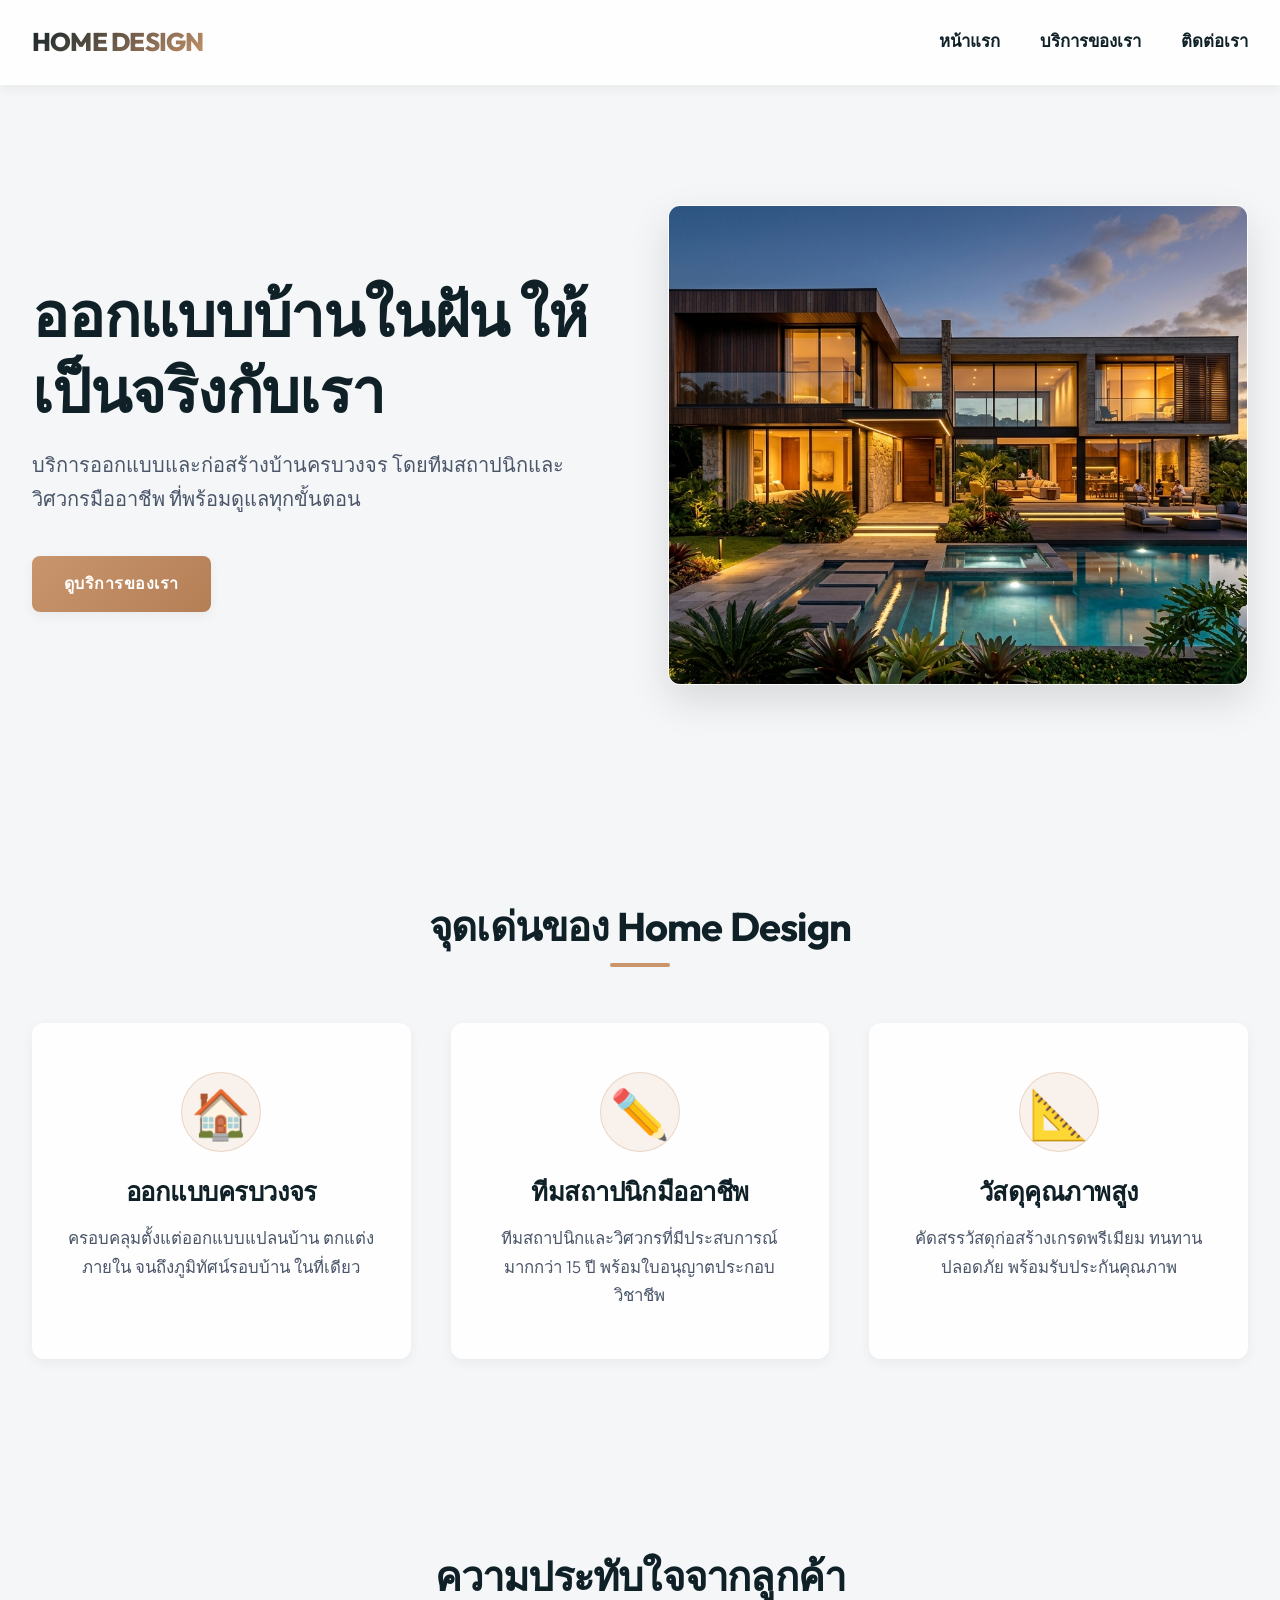
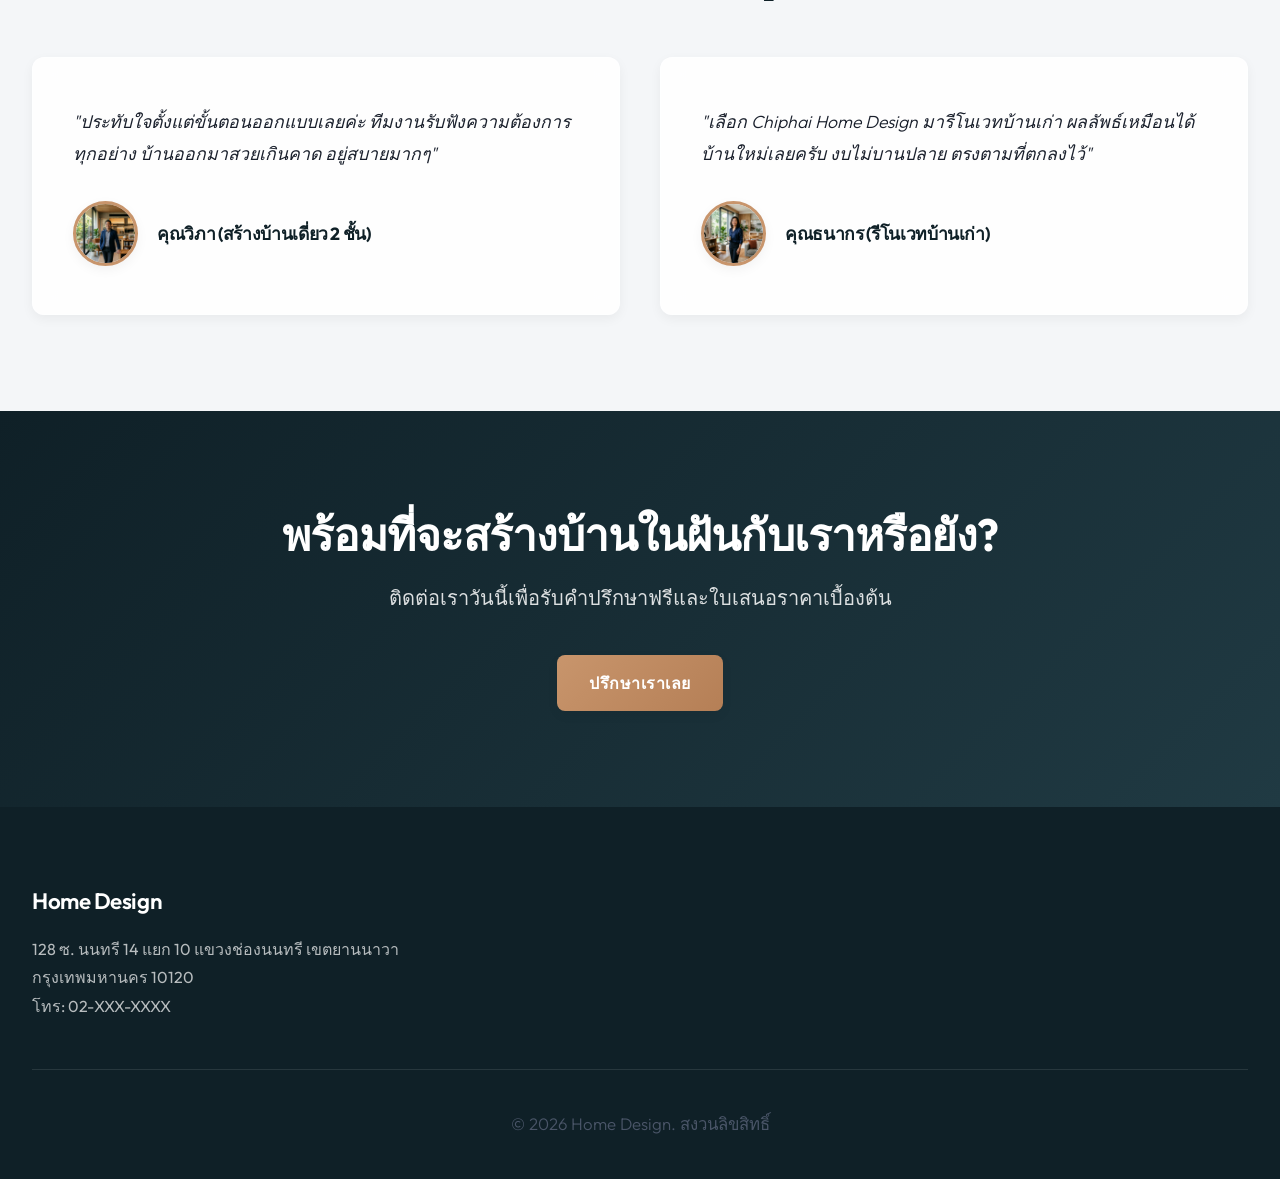
<file: index.html>
<!DOCTYPE html>
<html lang="th">
<head>
    <meta charset="UTF-8">
    <meta name="viewport" content="width=device-width, initial-scale=1.0">
    <title> Home Design | หน้าแรก</title>
    <meta name="description" content="บริษัทออกแบบบ้านและก่อสร้างครบวงจร ด้วยทีมสถาปนิกมืออาชีพ สร้างบ้านในฝันให้เป็นจริง">
    <link rel="preconnect" href="https://fonts.googleapis.com">
    <link rel="preconnect" href="https://fonts.gstatic.com" crossorigin>
    <link href="https://fonts.googleapis.com/css2?family=Outfit:wght@300;400;500;600;700;800&display=swap" rel="stylesheet">
    <link rel="stylesheet" href="css/style.css">
</head>
<body>
    <!-- Navbar -->
    <header>
        <nav class="navbar">
            <div class="logo"><a href="index.html"> Home Design</a></div>
            <ul class="nav-links">
                <li><a href="index.html">หน้าแรก</a></li>
                <li><a href="menu.html">บริการของเรา</a></li>
                <li><a href="contact.html">ติดต่อเรา</a></li>
            </ul>
        </nav>
    </header>

    <main>
        <!-- Hero Section -->
        <section class="hero">
            <div class="hero-content">
                <h1>ออกแบบบ้านในฝัน ให้เป็นจริงกับเรา</h1>
                <p>บริการออกแบบและก่อสร้างบ้านครบวงจร โดยทีมสถาปนิกและวิศวกรมืออาชีพ ที่พร้อมดูแลทุกขั้นตอน</p>
                <a href="menu.html" class="btn btn-primary">ดูบริการของเรา</a>
            </div>
            <div class="hero-image">
                <img src="images/hero_house.jpg" alt="ผลงานการออกแบบและก่อสร้างบ้านหรูสไตล์โมเดิร์น">
            </div>
        </section>

        <!-- Features Section -->
        <section class="features">
            <h2>จุดเด่นของ  Home Design</h2>
            <div class="features-grid">
                <article class="feature-card">
                    <div class="feature-icon">🏠</div>
                    <h3>ออกแบบครบวงจร</h3>
                    <p>ครอบคลุมตั้งแต่ออกแบบแปลนบ้าน ตกแต่งภายใน จนถึงภูมิทัศน์รอบบ้าน ในที่เดียว</p>
                </article>
                <article class="feature-card">
                    <div class="feature-icon">✏️</div>
                    <h3>ทีมสถาปนิกมืออาชีพ</h3>
                    <p>ทีมสถาปนิกและวิศวกรที่มีประสบการณ์มากกว่า 15 ปี พร้อมใบอนุญาตประกอบวิชาชีพ</p>
                </article>
                <article class="feature-card">
                    <div class="feature-icon">📐</div>
                    <h3>วัสดุคุณภาพสูง</h3>
                    <p>คัดสรรวัสดุก่อสร้างเกรดพรีเมียม ทนทาน ปลอดภัย พร้อมรับประกันคุณภาพ</p>
                </article>
            </div>
        </section>

        <!-- Testimonials Section -->
        <section class="testimonials">
            <h2>ความประทับใจจากลูกค้า</h2>
            <div class="testimonials-grid">
                <article class="testimonial-card">
                    <p class="testimonial-text">"ประทับใจตั้งแต่ขั้นตอนออกแบบเลยค่ะ ทีมงานรับฟังความต้องการทุกอย่าง บ้านออกมาสวยเกินคาด อยู่สบายมากๆ"</p>
                    <div class="testimonial-author">
                        <img src="images/testimonial_1.jpg" alt="ภาพโปรไฟล์คุณวิภา ลูกค้าผู้ใช้บริการออกแบบบ้านเดี่ยว 2 ชั้น">
                        <h4>คุณวิภา (สร้างบ้านเดี่ยว 2 ชั้น)</h4>
                    </div>
                </article>
                <article class="testimonial-card">
                    <p class="testimonial-text">"เลือก Chiphai Home Design มารีโนเวทบ้านเก่า ผลลัพธ์เหมือนได้บ้านใหม่เลยครับ งบไม่บานปลาย ตรงตามที่ตกลงไว้"</p>
                    <div class="testimonial-author">
                        <img src="images/testimonial_2.jpg" alt="ภาพโปรไฟล์คุณธนากร ลูกค้าผู้ใช้บริการรีโนเวทบ้านเก่า">
                        <h4>คุณธนากร (รีโนเวทบ้านเก่า)</h4>
                    </div>
                </article>
            </div>
        </section>

        <!-- CTA Section -->
        <section class="cta-section">
            <h2>พร้อมที่จะสร้างบ้านในฝันกับเราหรือยัง?</h2>
            <p>ติดต่อเราวันนี้เพื่อรับคำปรึกษาฟรีและใบเสนอราคาเบื้องต้น</p>
            <a href="contact.html" class="btn btn-primary">ปรึกษาเราเลย</a>
        </section>
    </main>

    <!-- Footer -->
    <footer>
        <div class="footer-content">
            <section class="footer-section">
                <h3> Home Design</h3>
                <address>
                    128 ซ. นนทรี 14 แยก 10 แขวงช่องนนทรี เขตยานนาวา<br> กรุงเทพมหานคร 10120<br>
                    โทร: 02-XXX-XXXX
                </address>
            </section>
            <section class="footer-section">
            </section>
        </div>
        <div class="footer-bottom">
            <p>&copy; 2026  Home Design. สงวนลิขสิทธิ์</p>
        </div>
    </footer>
</body>
</html>
</file>
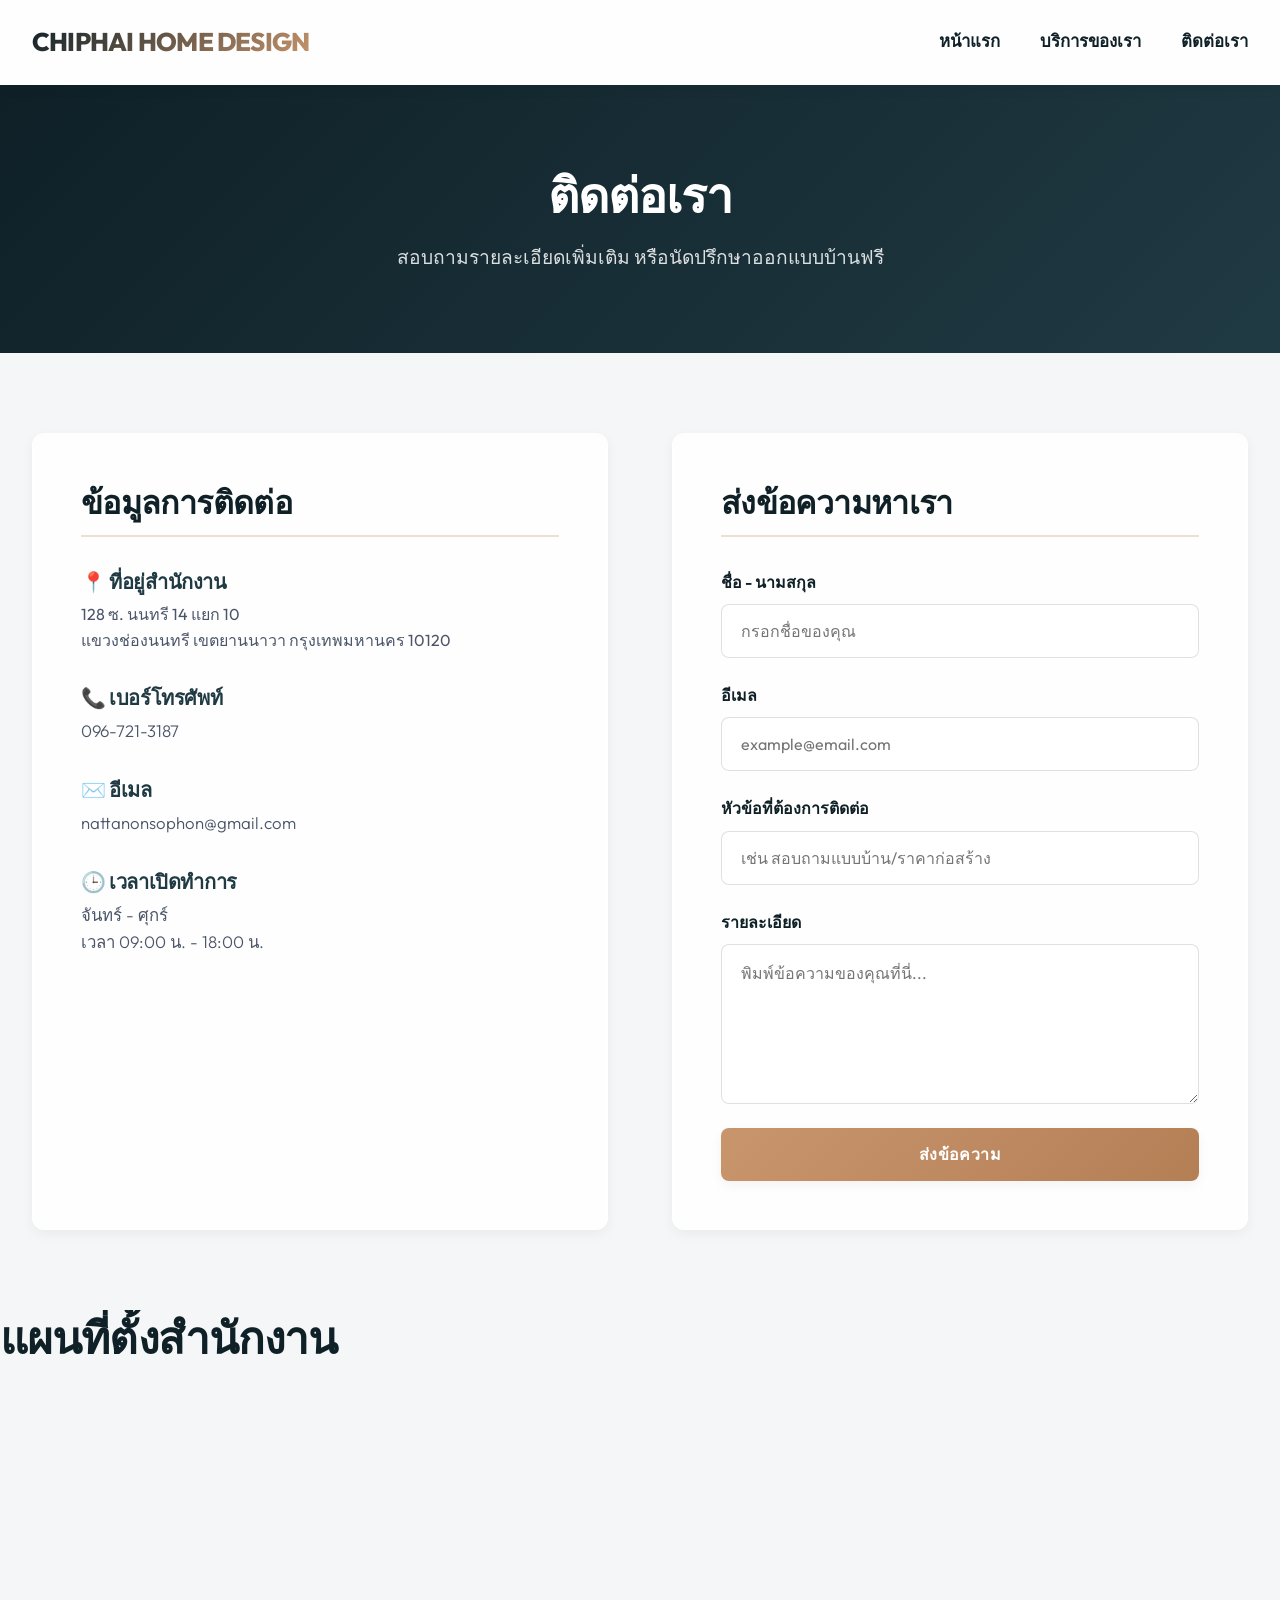
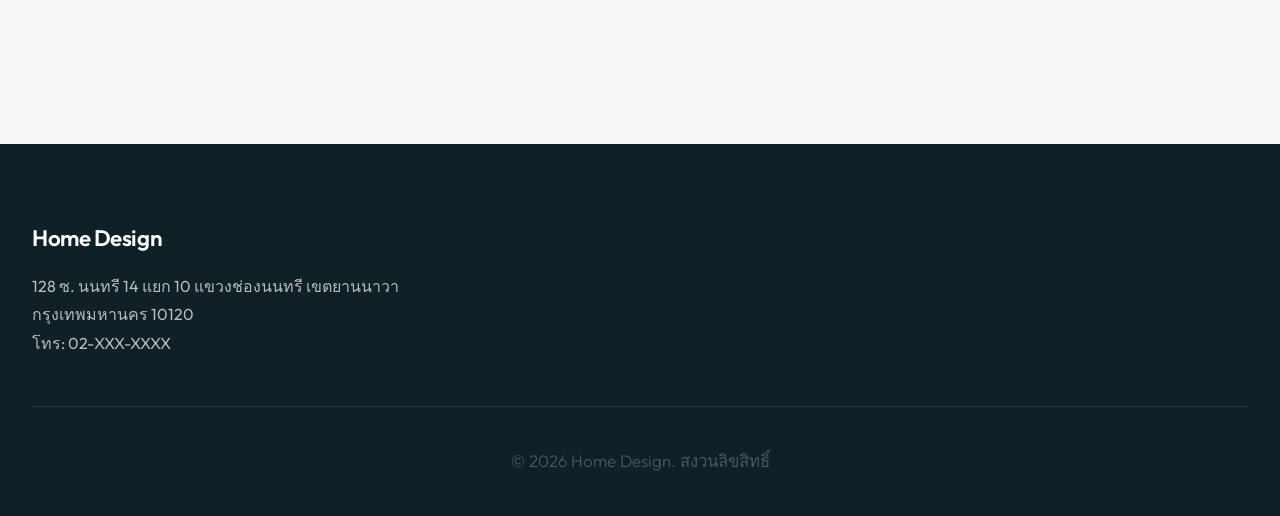
<file: contact.html>
<!DOCTYPE html>
<html lang="th">

<head>
    <meta charset="UTF-8">
    <meta name="viewport" content="width=device-width, initial-scale=1.0">
    <title> Home Design | ติดต่อเรา</title>
    <meta name="description" content="ติดต่อปรึกษาเรื่องออกแบบบ้านและก่อสร้างกับ Chiphai Home Design">
    <link rel="preconnect" href="https://fonts.googleapis.com">
    <link rel="preconnect" href="https://fonts.gstatic.com" crossorigin>
    <link href="https://fonts.googleapis.com/css2?family=Outfit:wght@300;400;500;600;700;800&display=swap"
        rel="stylesheet">
    <link rel="stylesheet" href="css/style.css">
</head>

<body>
    <!-- Navbar -->
    <header>
        <nav class="navbar">
            <div class="logo"><a href="index.html">Chiphai Home Design</a></div>
            <ul class="nav-links">
                <li><a href="index.html">หน้าแรก</a></li>
                <li><a href="menu.html">บริการของเรา</a></li>
                <li><a href="contact.html">ติดต่อเรา</a></li>
            </ul>
        </nav>
    </header>

    <main>
        <!-- Page Header -->
        <section class="page-header">
            <h1>ติดต่อเรา</h1>
            <p>สอบถามรายละเอียดเพิ่มเติม หรือนัดปรึกษาออกแบบบ้านฟรี</p>
        </section>

        <!-- Contact Container -->
        <div class="contact-container">
            <!-- Contact Info Section -->
            <section class="contact-info">
                <h2>ข้อมูลการติดต่อ</h2>
                <article class="info-item">
                    <h3>📍 ที่อยู่สำนักงาน</h3>
                    <address>
                        128 ซ. นนทรี 14 แยก 10<br>แขวงช่องนนทรี เขตยานนาวา กรุงเทพมหานคร 10120
                    </address>
                </article>
                <article class="info-item">
                    <h3>📞 เบอร์โทรศัพท์</h3>
                    <p>096-721-3187</p>
                </article>
                <article class="info-item">
                    <h3>✉️ อีเมล</h3>
                    <p><a href="mailto:nattanonsophon@gmail.com">nattanonsophon@gmail.com</a></p>
                </article>
                <article class="info-item">
                    <h3>🕒 เวลาเปิดทำการ</h3>
                    <p>จันทร์ - ศุกร์<br>เวลา 09:00 น. - 18:00 น.</p>
                </article>
            </section>

            <!-- Contact Form Section -->
            <section class="contact-form-section">
                <h2>ส่งข้อความหาเรา</h2>
                <form class="contact-form" action="#" method="get">
                    <div class="form-group">
                        <label for="name">ชื่อ - นามสกุล</label>
                        <input type="text" id="name" name="name" required placeholder="กรอกชื่อของคุณ">
                    </div>
                    <div class="form-group">
                        <label for="email">อีเมล</label>
                        <input type="email" id="email" name="email" required placeholder="example@email.com">
                    </div>
                    <div class="form-group">
                        <label for="subject">หัวข้อที่ต้องการติดต่อ</label>
                        <input type="text" id="subject" name="subject" required
                            placeholder="เช่น สอบถามแบบบ้าน/ราคาก่อสร้าง">
                    </div>
                    <div class="form-group">
                        <label for="message">รายละเอียด</label>
                        <textarea id="message" name="message" required
                            placeholder="พิมพ์ข้อความของคุณที่นี่..."></textarea>
                    </div>
                    <button type="submit" class="btn btn-primary">ส่งข้อความ</button>
                </form>
            </section>
        </div>

        <!-- Map Section -->
        <section class="map-section">
            <h2>แผนที่ตั้งสำนักงาน</h2>
            <iframe
                src="https://www.google.com/maps/embed?pb=!1m18!1m12!1m3!1d3875.760074219758!2d100.563032!3d13.7329583!2m3!1f0!2f0!3f0!3m2!1i1024!2i768!4f13.1!3m3!1m2!1s0x30e29f0322ba62c3%3A0xe541c9f43f064f26!2sTerminal21%20Asok!5e0!3m2!1sen!2sth!4v1680000000000!5m2!1sen!2sth"
                allowfullscreen="" loading="lazy" referrerpolicy="no-referrer-when-downgrade"
                title="แผนที่ตั้งบริษัท  Home Design บน Google Maps">
            </iframe>
        </section>
    </main>

    <!-- Footer -->
    <footer>
        <div class="footer-content">
            <section class="footer-section">
                <h3> Home Design</h3>
                <address>
                   128 ซ. นนทรี 14 แยก 10 แขวงช่องนนทรี เขตยานนาวา <br>กรุงเทพมหานคร 10120<br>
                    โทร: 02-XXX-XXXX
                </address>
            </section>
        </div>
        <div class="footer-bottom">
            <p>&copy; 2026  Home Design. สงวนลิขสิทธิ์</p>
        </div>
    </footer>
</body>

</html>
</file>
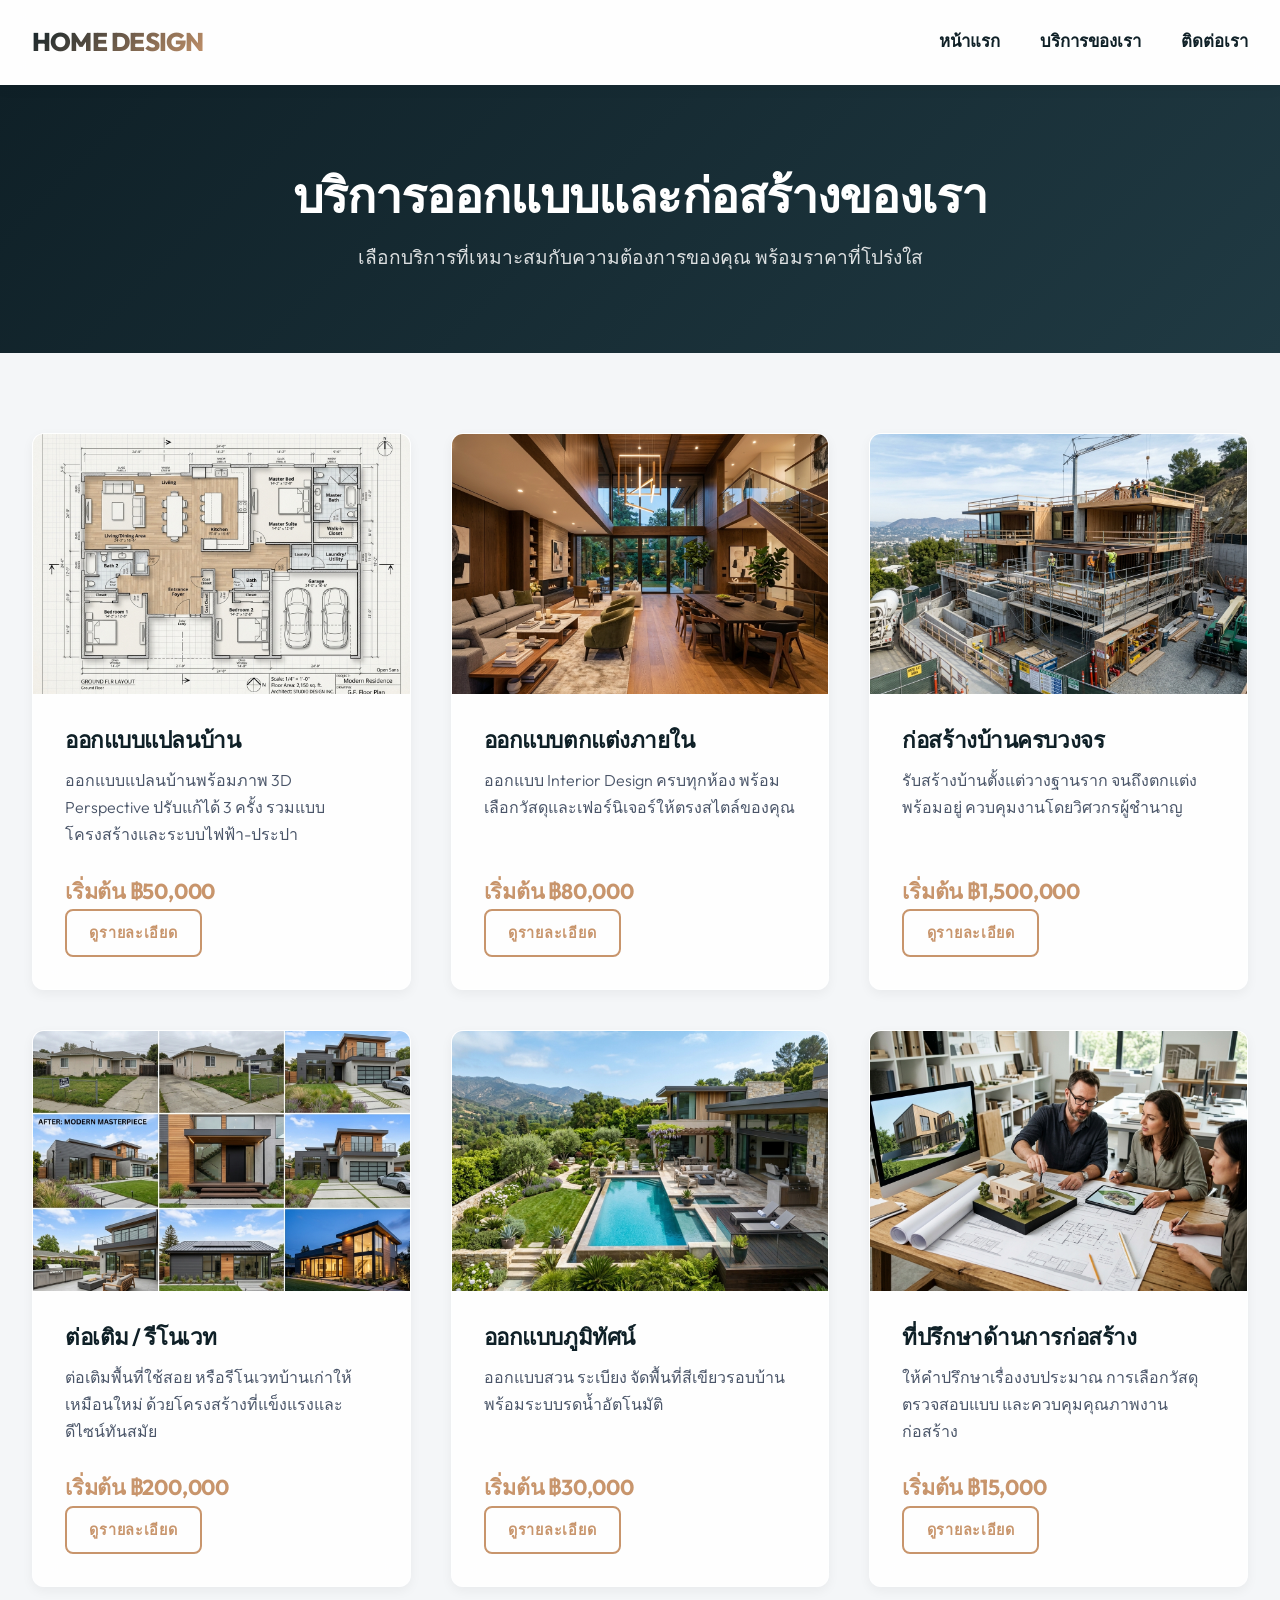
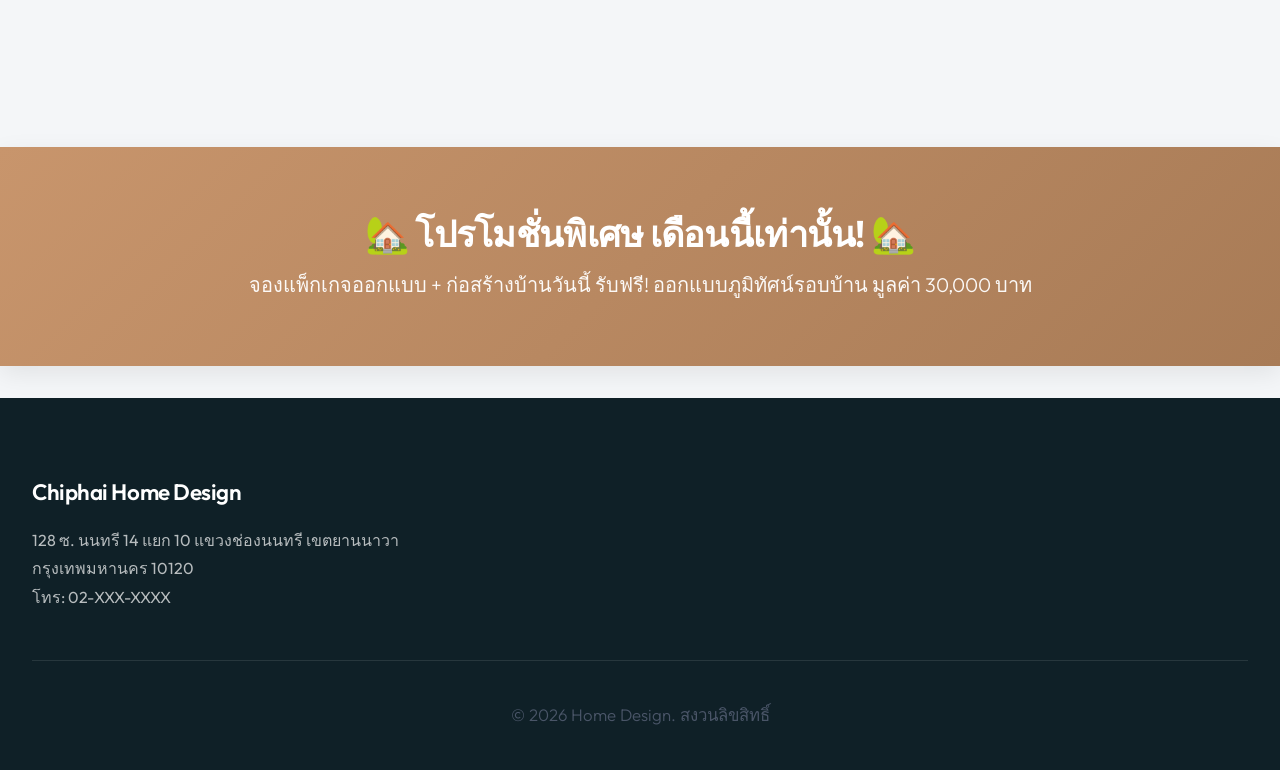
<file: menu.html>
<!DOCTYPE html>
<html lang="th">

<head>
    <meta charset="UTF-8">
    <meta name="viewport" content="width=device-width, initial-scale=1.0">
    <title> Home Design | บริการของเรา</title>
    <meta name="description" content="บริการออกแบบแปลนบ้าน ตกแต่งภายใน ก่อสร้าง รีโนเวท และออกแบบภูมิทัศน์">
    <link rel="preconnect" href="https://fonts.googleapis.com">
    <link rel="preconnect" href="https://fonts.gstatic.com" crossorigin>
    <link href="https://fonts.googleapis.com/css2?family=Outfit:wght@300;400;500;600;700;800&display=swap"
        rel="stylesheet">
    <link rel="stylesheet" href="css/style.css">
</head>

<body>
    <!-- Navbar -->
    <header>
        <nav class="navbar">
            <div class="logo"><a href="index.html"> Home Design</a></div>
            <ul class="nav-links">
                <li><a href="index.html">หน้าแรก</a></li>
                <li><a href="menu.html">บริการของเรา</a></li>
                <li><a href="contact.html">ติดต่อเรา</a></li>
            </ul>
        </nav>
    </header>

    <main>
        <!-- Page Header -->
        <section class="page-header">
            <h1>บริการออกแบบและก่อสร้างของเรา</h1>
            <p>เลือกบริการที่เหมาะสมกับความต้องการของคุณ พร้อมราคาที่โปร่งใส</p>
        </section>

        <!-- Product Grid -->
        <section class="products">
            <div class="product-grid">
                <!-- Service 1 -->
                <article class="product-card">
                    <img src="images/service_floorplan.jpg" alt="แบบแปลนบ้านและโครงสร้างพร้อมภาพ 3D Perspective"
                        class="product-image">
                    <div class="product-info">
                        <h3>ออกแบบแปลนบ้าน</h3>
                        <p>ออกแบบแปลนบ้านพร้อมภาพ 3D Perspective ปรับแก้ได้ 3 ครั้ง รวมแบบโครงสร้างและระบบไฟฟ้า-ประปา
                        </p>
                        <div class="product-price">เริ่มต้น ฿50,000</div>
                        <a href="#service-1" class="btn btn-detail">ดูรายละเอียด</a>
                    </div>
                </article>
                <!-- Service 2 -->
                <article class="product-card">
                    <img src="images/service_interior.jpg" alt="การตกแต่งภายในบ้านและจัดสรรพื้นที่ห้องนั่งเล่น"
                        class="product-image">
                    <div class="product-info">
                        <h3>ออกแบบตกแต่งภายใน</h3>
                        <p>ออกแบบ Interior Design ครบทุกห้อง พร้อมเลือกวัสดุและเฟอร์นิเจอร์ให้ตรงสไตล์ของคุณ</p>
                        <div class="product-price">เริ่มต้น ฿80,000</div>
                        <a href="#service-2" class="btn btn-detail">ดูรายละเอียด</a>
                    </div>
                </article>
                <!-- Service 3 -->
                <article class="product-card">
                    <img src="images/service_construction.jpg" alt="งานก่อสร้างบ้านโครงสร้างแข็งแรงครบวงจร"
                        class="product-image">
                    <div class="product-info">
                        <h3>ก่อสร้างบ้านครบวงจร</h3>
                        <p>รับสร้างบ้านตั้งแต่วางฐานราก จนถึงตกแต่งพร้อมอยู่ ควบคุมงานโดยวิศวกรผู้ชำนาญ</p>
                        <div class="product-price">เริ่มต้น ฿1,500,000</div>
                        <a href="#service-3" class="btn btn-detail">ดูรายละเอียด</a>
                    </div>
                </article>
                <!-- Service 4 -->
                <article class="product-card">
                    <img src="images/service_renovation.jpg" alt="งานปรับปรุงและต่อเติมรีโนเวทบ้านเก่า"
                        class="product-image">
                    <div class="product-info">
                        <h3>ต่อเติม / รีโนเวท</h3>
                        <p>ต่อเติมพื้นที่ใช้สอย หรือรีโนเวทบ้านเก่าให้เหมือนใหม่ ด้วยโครงสร้างที่แข็งแรงและดีไซน์ทันสมัย
                        </p>
                        <div class="product-price">เริ่มต้น ฿200,000</div>
                        <a href="#service-4" class="btn btn-detail">ดูรายละเอียด</a>
                    </div>
                </article>
                <!-- Service 5 -->
                <article class="product-card">
                    <img src="images/service_landscaping.jpg" alt="การตกแต่งจัดสวนและออกแบบภูมิทัศน์รอบบ้าน"
                        class="product-image">
                    <div class="product-info">
                        <h3>ออกแบบภูมิทัศน์</h3>
                        <p>ออกแบบสวน ระเบียง จัดพื้นที่สีเขียวรอบบ้าน พร้อมระบบรดน้ำอัตโนมัติ</p>
                        <div class="product-price">เริ่มต้น ฿30,000</div>
                        <a href="#service-5" class="btn btn-detail">ดูรายละเอียด</a>
                    </div>
                </article>
                <!-- Service 6 -->
                <article class="product-card">
                    <img src="images/service_consulting.jpg" alt="บริการให้คำปรึกษาและควบคุมคุณภาพงานก่อสร้างบ้าน"
                        class="product-image">
                    <div class="product-info">
                        <h3>ที่ปรึกษาด้านการก่อสร้าง</h3>
                        <p>ให้คำปรึกษาเรื่องงบประมาณ การเลือกวัสดุ ตรวจสอบแบบ และควบคุมคุณภาพงานก่อสร้าง</p>
                        <div class="product-price">เริ่มต้น ฿15,000</div>
                        <a href="#service-6" class="btn btn-detail">ดูรายละเอียด</a>
                    </div>
                </article>
            </div>
        </section>

        <!-- Service Detail Overlays (CSS :target) -->

        <!-- Detail 1: ออกแบบแปลนบ้าน -->
        <section id="service-1" class="service-detail-overlay">
            <article class="service-detail-card">
                <a href="#!" class="detail-close" aria-label="ปิด">✕</a>
                <div class="detail-hero">
                    <img src="images/service_floorplan.jpg" alt="บริการออกแบบแปลนบ้านพร้อมภาพ 3D">
                </div>
                <div class="detail-body">
                    <h2>ออกแบบแปลนบ้าน</h2>
                    <div class="detail-price">เริ่มต้น ฿50,000</div>
                    <p>บริการออกแบบแปลนบ้านครบครัน ตั้งแต่วางผังพื้นที่ใช้สอย วิเคราะห์ทิศทางลมและแสง
                        ไปจนถึงเขียนแบบโครงสร้างพร้อมระบบไฟฟ้า-ประปาทั้งหลัง</p>
                    <h3>สิ่งที่คุณจะได้รับ</h3>
                    <ul class="detail-features">
                        <li>📐 แปลนบ้าน 2D ครบทุกชั้น</li>
                        <li>🏠 ภาพ 3D Perspective ทั้งภายนอกและภายใน</li>
                        <li>🔧 แบบโครงสร้าง + ระบบไฟฟ้า-ประปา</li>
                        <li>🔄 ปรับแก้แบบได้ 3 ครั้ง</li>
                        <li>📄 ส่งมอบไฟล์แบบพร้อมยื่นขออนุญาตก่อสร้าง</li>
                    </ul>
                    <a href="contact.html" class="btn btn-primary">ปรึกษาฟรี</a>
                </div>
            </article>
        </section>

        <!-- Detail 2: ออกแบบตกแต่งภายใน -->
        <section id="service-2" class="service-detail-overlay">
            <article class="service-detail-card">
                <a href="#!" class="detail-close" aria-label="ปิด">✕</a>
                <div class="detail-hero">
                    <img src="images/service_interior.jpg" alt="บริการออกแบบตกแต่งภายในบ้าน">
                </div>
                <div class="detail-body">
                    <h2>ออกแบบตกแต่งภายใน</h2>
                    <div class="detail-price">เริ่มต้น ฿80,000</div>
                    <p>ออกแบบ Interior Design ให้บ้านของคุณมีสไตล์โดดเด่นและฟังก์ชันการใช้งานที่ลงตัว
                        ครอบคลุมทุกห้องตั้งแต่ห้องนั่งเล่น ห้องนอน ห้องครัว ไปจนถึงห้องน้ำ</p>
                    <h3>สิ่งที่คุณจะได้รับ</h3>
                    <ul class="detail-features">
                        <li>🎨 Mood Board และ Concept Design</li>
                        <li>🛋️ เลือกเฟอร์นิเจอร์และวัสดุให้ตรงสไตล์</li>
                        <li>💡 ออกแบบระบบแสงสว่างทั้งบ้าน</li>
                        <li>📐 แบบแปลนตกแต่งภายใน 2D + ภาพ 3D</li>
                        <li>📋 รายการวัสดุและประมาณราคา (BOQ)</li>
                    </ul>
                    <a href="contact.html" class="btn btn-primary">ปรึกษาฟรี</a>
                </div>
            </article>
        </section>

        <!-- Detail 3: ก่อสร้างบ้านครบวงจร -->
        <section id="service-3" class="service-detail-overlay">
            <article class="service-detail-card">
                <a href="#!" class="detail-close" aria-label="ปิด">✕</a>
                <div class="detail-hero">
                    <img src="images/service_construction.jpg" alt="บริการก่อสร้างบ้านครบวงจร">
                </div>
                <div class="detail-body">
                    <h2>ก่อสร้างบ้านครบวงจร</h2>
                    <div class="detail-price">เริ่มต้น ฿1,500,000</div>
                    <p>รับสร้างบ้านตั้งแต่เริ่มต้นจนพร้อมเข้าอยู่ ครอบคลุมทุกขั้นตอนตั้งแต่งานฐานราก โครงสร้าง
                        ก่ออิฐฉาบปูน ระบบไฟฟ้า-ประปา ไปจนถึงงานตกแต่งภายใน</p>
                    <h3>สิ่งที่คุณจะได้รับ</h3>
                    <ul class="detail-features">
                        <li>🏗️ ควบคุมงานก่อสร้างโดยวิศวกรโยธา</li>
                        <li>📊 รายงานความคืบหน้าทุกสัปดาห์</li>
                        <li>🧱 วัสดุเกรดพรีเมียม มาตรฐาน มอก.</li>
                        <li>🔒 รับประกันโครงสร้าง 10 ปี</li>
                        <li>🏠 ส่งมอบบ้านพร้อมทำความสะอาดเข้าอยู่ได้ทันที</li>
                    </ul>
                    <a href="contact.html" class="btn btn-primary">ปรึกษาฟรี</a>
                </div>
            </article>
        </section>

        <!-- Detail 4: ต่อเติม / รีโนเวท -->
        <section id="service-4" class="service-detail-overlay">
            <article class="service-detail-card">
                <a href="#!" class="detail-close" aria-label="ปิด">✕</a>
                <div class="detail-hero">
                    <img src="images/service_renovation.jpg" alt="บริการต่อเติมและรีโนเวทบ้าน">
                </div>
                <div class="detail-body">
                    <h2>ต่อเติม / รีโนเวท</h2>
                    <div class="detail-price">เริ่มต้น ฿200,000</div>
                    <p>เปลี่ยนบ้านเก่าให้กลายเป็นบ้านใหม่ ต่อเติมพื้นที่ใช้สอย ปรับปรุงโครงสร้าง เปลี่ยนหลังคา
                        ต่อเติมห้อง หรือรีโนเวททั้งหลัง ด้วยทีมช่างมืออาชีพ</p>
                    <h3>สิ่งที่คุณจะได้รับ</h3>
                    <ul class="detail-features">
                        <li>🔍 สำรวจหน้างานและประเมินสภาพโครงสร้างฟรี</li>
                        <li>📝 ออกแบบผังใหม่ให้ตรงกับความต้องการ</li>
                        <li>🏗️ รื้อถอน-ต่อเติม โดยทีมช่างมีใบอนุญาต</li>
                        <li>🎨 ตกแต่งภายในใหม่ทั้งหมด (ถ้าต้องการ)</li>
                        <li>🔒 รับประกันงาน 5 ปี</li>
                    </ul>
                    <a href="contact.html" class="btn btn-primary">ปรึกษาฟรี</a>
                </div>
            </article>
        </section>

        <!-- Detail 5: ออกแบบภูมิทัศน์ -->
        <section id="service-5" class="service-detail-overlay">
            <article class="service-detail-card">
                <a href="#!" class="detail-close" aria-label="ปิด">✕</a>
                <div class="detail-hero">
                    <img src="images/service_landscaping.jpg" alt="บริการออกแบบภูมิทัศน์และจัดสวน">
                </div>
                <div class="detail-body">
                    <h2>ออกแบบภูมิทัศน์</h2>
                    <div class="detail-price">เริ่มต้น ฿30,000</div>
                    <p>ออกแบบพื้นที่สีเขียวรอบบ้านของคุณให้สวยงามและยั่งยืน ตั้งแต่จัดสวน ทางเดิน ลานนั่งเล่น สระว่ายน้ำ
                        ไปจนถึงระบบรดน้ำอัตโนมัติ</p>
                    <h3>สิ่งที่คุณจะได้รับ</h3>
                    <ul class="detail-features">
                        <li>🌿 แบบผังภูมิทัศน์ 2D + ภาพ 3D</li>
                        <li>🌳 คัดสรรพันธุ์ไม้ที่เหมาะกับสภาพอากาศ</li>
                        <li>💧 ออกแบบระบบรดน้ำอัตโนมัติ</li>
                        <li>💡 ออกแบบระบบไฟสวนและทางเดิน</li>
                        <li>🛠️ ดูแลบำรุงรักษาหลังส่งมอบ 3 เดือน</li>
                    </ul>
                    <a href="contact.html" class="btn btn-primary">ปรึกษาฟรี</a>
                </div>
            </article>
        </section>

        <!-- Detail 6: ที่ปรึกษาด้านการก่อสร้าง -->
        <section id="service-6" class="service-detail-overlay">
            <article class="service-detail-card">
                <a href="#!" class="detail-close" aria-label="ปิด">✕</a>
                <div class="detail-hero">
                    <img src="images/service_consulting.jpg" alt="บริการที่ปรึกษาด้านการก่อสร้าง">
                </div>
                <div class="detail-body">
                    <h2>ที่ปรึกษาด้านการก่อสร้าง</h2>
                    <div class="detail-price">เริ่มต้น ฿15,000</div>
                    <p>ให้คำปรึกษาครบวงจร ตั้งแต่การวางแผนงบประมาณ เลือกวัสดุ ตรวจสอบแบบก่อสร้าง
                        ไปจนถึงควบคุมคุณภาพงานในระหว่างก่อสร้าง
                        เหมาะสำหรับผู้ที่มีผู้รับเหมาแล้วแต่ต้องการผู้เชี่ยวชาญดูแล</p>
                    <h3>สิ่งที่คุณจะได้รับ</h3>
                    <ul class="detail-features">
                        <li>📋 ตรวจสอบและให้ความเห็นแบบก่อสร้าง</li>
                        <li>💰 วิเคราะห์งบประมาณและ BOQ</li>
                        <li>🧱 แนะนำวัสดุที่คุ้มค่าและได้มาตรฐาน</li>
                        <li>🔍 ตรวจงานก่อสร้างตามจุดสำคัญ (Inspection)</li>
                        <li>📞 ปรึกษาทางโทรศัพท์ไม่จำกัดตลอดโปรเจกต์</li>
                    </ul>
                    <a href="contact.html" class="btn btn-primary">ปรึกษาฟรี</a>
                </div>
            </article>
        </section>

        <!-- Promotion Banner -->
        <section class="promotion-banner">
            <h2>🏡 โปรโมชั่นพิเศษ เดือนนี้เท่านั้น! 🏡</h2>
            <p>จองแพ็กเกจออกแบบ + ก่อสร้างบ้านวันนี้ รับฟรี! ออกแบบภูมิทัศน์รอบบ้าน มูลค่า 30,000 บาท</p>
        </section>
    </main>

    <!-- Footer -->
    <footer>
        <div class="footer-content">
            <section class="footer-section">
                <h3>Chiphai Home Design</h3>
                <address>
                   128 ซ. นนทรี 14 แยก 10 แขวงช่องนนทรี เขตยานนาวา <br>กรุงเทพมหานคร 10120<br>
                    โทร: 02-XXX-XXXX
                </address>
            </section>
        </div>
        <div class="footer-bottom">
            <p>&copy; 2026  Home Design. สงวนลิขสิทธิ์</p>
        </div>
    </footer>
</body>

</html>
</file>
<file: css/style.css>
@import url('https://fonts.googleapis.com/css2?family=Outfit:wght@300;400;500;600;700;800&display=swap');

/* ==========================================
   1. ตัวแปร CSS (:root)
   ========================================== */
:root {
  /* โทนสีหลักสำหรับการออกแบบบ้าน */
  --primary-color: #0F2027;     /* สีกรมท่าสถาปัตยกรรมเข้ม */
  --secondary-color: #C8956C;   /* สีทองแดงอุ่น สำหรับแต่งขอบ */
  --accent-color: #203A43;      /* สีสเลทประกายเมทัลลิก */
  --bg-light: #F4F6F8;
  --bg-glass: rgba(255, 255, 255, 0.85);
  --text-dark: #1A202C;
  --text-muted: #4A5568;
  --white: #FFFFFF;
  
  /* มิติและเงา */
  --shadow-sm: 0 4px 12px rgba(0, 0, 0, 0.05);
  --shadow-md: 0 8px 24px rgba(0, 0, 0, 0.08);
  --shadow-lg: 0 16px 40px rgba(0, 0, 0, 0.12);
  
  /* เอฟเฟกต์การเคลื่อนไหว (Transition) */
  --transition-normal: 0.3s cubic-bezier(0.4, 0, 0.2, 1);
  
  /* ตัวอักษรและระยะขอบ */
  --font-primary: 'Outfit', sans-serif;
  --radius-sm: 8px;
  --radius-md: 12px;
  --radius-lg: 20px;
}

/* ==========================================
   2. รีเซ็ตค่าเริ่มต้นและฟอนต์พื้นฐาน
   ========================================== */
*, *::before, *::after {
  margin: 0;
  padding: 0;
  box-sizing: border-box;
}

html {
  scroll-behavior: smooth;
  font-size: 16px;
}

body {
  font-family: var(--font-primary);
  font-weight: 400;
  color: var(--text-dark);
  background-color: var(--bg-light);
  line-height: 1.7;
  overflow-x: hidden;
  -webkit-font-smoothing: antialiased;
  -moz-osx-font-smoothing: grayscale;
}

h1, h2, h3, h4, h5, h6 {
  font-family: var(--font-primary);
  color: var(--primary-color);
  line-height: 1.25;
  letter-spacing: -0.02em;
}

h1 {
  font-size: clamp(2.2rem, 5vw, 3.8rem);
  font-weight: 800;
  margin-bottom: 1.2rem;
}

h2 {
  font-size: clamp(1.8rem, 4vw, 2.75rem);
  font-weight: 700;
  margin-bottom: 1.5rem;
}

h3 {
  font-size: clamp(1.25rem, 2.5vw, 1.6rem);
  font-weight: 600;
  margin-bottom: 0.8rem;
}

h4 {
  font-size: 1.1rem;
  font-weight: 600;
}

p {
  color: var(--text-muted);
  font-size: 1.05rem;
  font-weight: 300;
  line-height: 1.7;
}

a {
  text-decoration: none;
  color: inherit;
  transition: all var(--transition-normal);
}

a:hover {
  color: var(--secondary-color);
}

ul {
  list-style: none;
}

img {
  max-width: 100%;
  height: auto;
  display: block;
}

main {
  animation: fadeIn 0.8s ease-out;
}

/* ==========================================
   3. ปุ่มและลูกเล่นการตอบสนอง
   ========================================== */
.btn {
  display: inline-flex;
  align-items: center;
  justify-content: center;
  padding: 0.9rem 2rem;
  border-radius: var(--radius-sm);
  font-family: var(--font-primary);
  font-size: 1rem;
  font-weight: 600;
  letter-spacing: 0.03em;
  text-transform: uppercase;
  text-align: center;
  cursor: pointer;
  border: none;
  transition: all var(--transition-normal);
  position: relative;
  overflow: hidden;
  z-index: 1;
}

.btn-primary {
  background: linear-gradient(135deg, var(--secondary-color) 0%, #B57F56 100%);
  color: var(--white);
  box-shadow: var(--shadow-sm);
}

.btn-primary:hover {
  transform: translateY(-3px) scale(1.02);
  box-shadow: var(--shadow-md);
  background: linear-gradient(135deg, #B57F56 0%, var(--secondary-color) 100%);
  color: var(--white);
}

.btn-primary:active {
  transform: translateY(-1px) scale(1);
}

/* ==========================================
   4. ส่วนหัวและเมนูนำทาง (Navbar - Flexbox & Glassmorphism)
   ========================================== */
header {
  position: sticky;
  top: 0;
  z-index: 1000;
  background: var(--bg-glass);
  backdrop-filter: blur(12px);
  -webkit-backdrop-filter: blur(12px);
  border-bottom: 1px solid rgba(255, 255, 255, 0.4);
  box-shadow: var(--shadow-sm);
  transition: all var(--transition-normal);
}

.navbar {
  display: flex;
  justify-content: space-between;
  align-items: center;
  max-width: 1280px;
  margin: 0 auto;
  padding: 1.25rem 2rem;
}

.logo a {
  display: inline-block;
  font-size: 1.6rem;
  font-weight: 800;
  color: var(--primary-color);
  letter-spacing: -0.03em;
  text-transform: uppercase;
  background: linear-gradient(135deg, var(--primary-color), var(--secondary-color));
  -webkit-background-clip: text;
  -webkit-text-fill-color: transparent;
  transition: transform var(--transition-normal), opacity var(--transition-normal);
}

.logo a:hover {
  transform: scale(1.03);
  opacity: 0.85;
}

.nav-links {
  display: flex;
  align-items: center;
  gap: 2.5rem;
}

.nav-links a {
  font-weight: 600;
  font-size: 1.05rem;
  color: var(--primary-color);
  position: relative;
  padding: 0.4rem 0;
  transition: color var(--transition-normal);
}

/* เส้นใต้ของลิงก์เมนูเมื่อเอาเมาส์ชี้ */
.nav-links a::after {
  content: '';
  position: absolute;
  bottom: 0;
  left: 0;
  width: 0%;
  height: 2px;
  background-color: var(--secondary-color);
  transition: width var(--transition-normal);
  border-radius: 2px;
}

.nav-links a:hover {
  color: var(--secondary-color);
}

.nav-links a:hover::after {
  width: 100%;
}

/* ==========================================
   5. ส่วนต้อนรับ (Hero Section - Flexbox, Gradient & Entrance Animation)
   ========================================== */
.hero {
  display: flex;
  align-items: center;
  justify-content: space-between;
  max-width: 1280px;
  margin: 0 auto;
  padding: 5rem 2rem;
  min-height: 80vh;
  gap: 3.5rem;
  position: relative;
}

.hero-content {
  flex: 1;
  animation: heroEntrance 0.9s cubic-bezier(0.16, 1, 0.3, 1) forwards;
}

.hero-content h1 {
  color: var(--primary-color);
  position: relative;
}

.hero-content p {
  font-size: 1.25rem;
  margin-bottom: 2.5rem;
  max-width: 540px;
  color: var(--text-muted);
}

.hero-image {
  flex: 1;
  position: relative;
  animation: fadeIn 1.2s ease-out;
}

.hero-image img {
  width: 100%;
  height: 480px;
  object-fit: cover;
  border-radius: var(--radius-md);
  box-shadow: var(--shadow-lg);
  transition: transform var(--transition-normal);
  border: 1px solid rgba(255, 255, 255, 0.6);
}

.hero-image img:hover {
  transform: scale(1.02);
}

/* ==========================================
   6. ส่วนจุดเด่น (Features Section - CSS Grid & Glassmorphism)
   ========================================== */
.features {
  background-color: var(--bg-light);
  padding: 6rem 2rem;
  text-align: center;
  position: relative;
}

.features h2 {
  font-size: 2.5rem;
  margin-bottom: 3.5rem;
  position: relative;
  display: inline-block;
}

.features h2::after {
  content: '';
  display: block;
  width: 60px;
  height: 4px;
  background: var(--secondary-color);
  margin: 0.8rem auto 0;
  border-radius: 2px;
}

.features-grid {
  display: grid;
  grid-template-columns: repeat(auto-fit, minmax(300px, 1fr));
  gap: 2.5rem;
  max-width: 1280px;
  margin: 0 auto;
}

.feature-card {
  background: var(--bg-glass);
  backdrop-filter: blur(12px);
  -webkit-backdrop-filter: blur(12px);
  border: 1px solid rgba(255, 255, 255, 0.4);
  padding: 3rem 2rem;
  border-radius: var(--radius-md);
  box-shadow: var(--shadow-sm);
  transition: transform var(--transition-normal), box-shadow var(--transition-normal);
  text-align: center;
}

.feature-card:hover {
  transform: translateY(-8px);
  box-shadow: var(--shadow-lg);
  animation: cardLift 0.4s ease forwards;
}

.feature-icon {
  font-size: 3rem;
  margin-bottom: 1.5rem;
  display: inline-block;
  background: rgba(200, 149, 108, 0.12);
  width: 80px;
  height: 80px;
  line-height: 80px;
  border-radius: 50%;
  border: 1px solid rgba(200, 149, 108, 0.3);
}

.feature-card h3 {
  margin-bottom: 1rem;
  color: var(--primary-color);
}

/* ==========================================
   7. ส่วนความเห็นลูกค้า (Testimonials Section - CSS Grid & Flexbox)
   ========================================== */
.testimonials {
  padding: 6rem 2rem;
  max-width: 1280px;
  margin: 0 auto;
  text-align: center;
}

.testimonials h2 {
  font-size: 2.5rem;
  margin-bottom: 3.5rem;
}

.testimonials-grid {
  display: grid;
  grid-template-columns: repeat(auto-fit, minmax(380px, 1fr));
  gap: 2.5rem;
}

.testimonial-card {
  background: var(--bg-glass);
  backdrop-filter: blur(12px);
  -webkit-backdrop-filter: blur(12px);
  border: 1px solid rgba(255, 255, 255, 0.4);
  padding: 3rem 2.5rem;
  border-radius: var(--radius-md);
  box-shadow: var(--shadow-sm);
  position: relative;
  transition: transform var(--transition-normal), box-shadow var(--transition-normal);
  text-align: left;
}

.testimonial-card:hover {
  transform: translateY(-8px);
  box-shadow: var(--shadow-lg);
}

.testimonial-text {
  font-style: italic;
  font-size: 1.1rem;
  color: var(--text-dark);
  margin-bottom: 2rem;
  line-height: 1.8;
  position: relative;
}

.testimonial-author {
  display: flex;
  align-items: center;
  gap: 1.2rem;
}

.testimonial-author img {
  width: 65px;
  height: 65px;
  border-radius: 50%;
  object-fit: cover;
  border: 3px solid var(--secondary-color);
  box-shadow: var(--shadow-sm);
}

.testimonial-author h4 {
  color: var(--primary-color);
  font-weight: 700;
  font-size: 1.1rem;
}

/* ==========================================
   8. ส่วนเชิญชวนติดต่อ (CTA Section - Gradient Background)
   ========================================== */
.cta-section {
  background: linear-gradient(135deg, var(--primary-color) 0%, var(--accent-color) 100%);
  color: var(--white);
  text-align: center;
  padding: 6rem 2rem;
  position: relative;
  overflow: hidden;
}

.cta-section h2 {
  color: var(--white);
  font-size: 2.75rem;
  margin-bottom: 1.2rem;
}

.cta-section p {
  color: rgba(255, 255, 255, 0.85);
  margin-bottom: 2.5rem;
  font-size: 1.25rem;
  max-width: 650px;
  margin-left: auto;
  margin-right: auto;
}

/* ==========================================
   9. ส่วนหัวหน้าเพจและการ์ดบริการ (Page Header & Product Grid ในหน้าบริการ)
   ========================================== */
.page-header {
  background: linear-gradient(135deg, var(--primary-color) 0%, var(--accent-color) 100%);
  color: var(--white);
  text-align: center;
  padding: 5rem 2rem;
}

.page-header h1 {
  color: var(--white);
  font-size: 3rem;
  margin-bottom: 1rem;
}

.page-header p {
  color: rgba(255, 255, 255, 0.85);
  font-size: 1.2rem;
}

.products {
  padding: 5rem 2rem 6rem;
  max-width: 1280px;
  margin: 0 auto;
}

.product-grid {
  display: grid;
  grid-template-columns: repeat(3, 1fr);
  gap: 2.5rem;
}

.product-card {
  background: var(--bg-glass);
  backdrop-filter: blur(12px);
  -webkit-backdrop-filter: blur(12px);
  border: 1px solid rgba(255, 255, 255, 0.4);
  border-radius: var(--radius-md);
  overflow: hidden;
  box-shadow: var(--shadow-sm);
  transition: transform var(--transition-normal), box-shadow var(--transition-normal);
  display: flex;
  flex-direction: column;
}

.product-card:hover {
  transform: translateY(-8px);
  box-shadow: var(--shadow-lg);
}

.product-image {
  width: 100%;
  height: 260px;
  object-fit: cover;
  transition: transform var(--transition-normal);
}

.product-card:hover .product-image {
  transform: scale(1.08);
}

.product-info {
  padding: 2rem;
  display: flex;
  flex-direction: column;
  flex-grow: 1;
}

.product-info h3 {
  color: var(--primary-color);
  font-size: 1.4rem;
  margin-bottom: 0.8rem;
}

.product-info p {
  font-size: 1rem;
  flex-grow: 1;
  margin-bottom: 1.5rem;
}

.product-price {
  color: var(--secondary-color);
  font-size: 1.35rem;
  font-weight: 700;
  letter-spacing: -0.01em;
}

/* ==========================================
   10. แบนเนอร์โปรโมชั่น (Promotion Banner - Gradient Background)
   ========================================== */
.promotion-banner {
  background: linear-gradient(135deg, var(--secondary-color) 0%, #A87B56 100%);
  color: var(--white);
  text-align: center;
  padding: 4rem 2rem;
  margin: 4rem 0 2rem;
  box-shadow: var(--shadow-md);
}

.promotion-banner h2 {
  color: var(--white);
  font-size: 2.25rem;
  margin-bottom: 0.8rem;
}

.promotion-banner p {
  color: rgba(255, 255, 255, 0.95);
  font-size: 1.25rem;
}

/* ==========================================
   11. ส่วนฟอร์มติดต่อ (Contact Section - Contact Grid & Glassmorphism)
   ========================================== */
.contact-container {
  display: grid;
  grid-template-columns: 1fr 1fr;
  gap: 4rem;
  max-width: 1280px;
  margin: 5rem auto;
  padding: 0 2rem;
}

.contact-info, .contact-form-section {
  background: var(--bg-glass);
  backdrop-filter: blur(12px);
  -webkit-backdrop-filter: blur(12px);
  border: 1px solid rgba(255, 255, 255, 0.4);
  padding: 3rem;
  border-radius: var(--radius-md);
  box-shadow: var(--shadow-sm);
}

.contact-info h2, .contact-form-section h2 {
  font-size: 2rem;
  margin-bottom: 2rem;
  color: var(--primary-color);
  border-bottom: 2px solid rgba(200, 149, 108, 0.3);
  padding-bottom: 0.8rem;
}

.info-item {
  margin-bottom: 2rem;
}

.info-item h3 {
  font-size: 1.25rem;
  margin-bottom: 0.5rem;
  color: var(--accent-color);
}

.info-item p, .info-item address {
  font-style: normal;
  color: var(--text-muted);
  line-height: 1.6;
}

.contact-form {
  display: flex;
  flex-direction: column;
  gap: 1.5rem;
}

.form-group {
  display: flex;
  flex-direction: column;
  gap: 0.5rem;
}

.form-group label {
  font-weight: 600;
  color: var(--primary-color);
}

.form-group input, .form-group textarea {
  padding: 1rem 1.2rem;
  border: 1px solid rgba(0, 0, 0, 0.12);
  border-radius: var(--radius-sm);
  font-family: var(--font-primary);
  font-size: 1rem;
  background: var(--white);
  transition: all var(--transition-normal);
}

.form-group textarea {
  resize: vertical;
  min-height: 160px;
}

.form-group input:focus, .form-group textarea:focus {
  outline: none;
  border-color: var(--secondary-color);
  box-shadow: 0 0 0 4px rgba(200, 149, 108, 0.15);
}

/* ส่วนของแผนที่ */
.map-section {
  width: 100%;
  height: 450px;
  margin-bottom: -1rem;
  overflow: hidden;
}

.map-section iframe {
  width: 100%;
  height: 100%;
  border: 0;
}

/* ==========================================
   12. ส่วนท้ายเว็บ (Footer - Flexbox & Social Links)
   ========================================== */
footer {
  background-color: var(--primary-color);
  color: var(--white);
  padding: 5rem 2rem 2.5rem;
}

.footer-content {
  display: flex;
  justify-content: space-between;
  flex-wrap: wrap;
  gap: 3rem;
  max-width: 1280px;
  margin: 0 auto;
  border-bottom: 1px solid rgba(255, 255, 255, 0.1);
  padding-bottom: 3rem;
}

.footer-section h3 {
  color: var(--white);
  font-size: 1.4rem;
  margin-bottom: 1.2rem;
}

.footer-section address {
  font-style: normal;
  color: rgba(255, 255, 255, 0.7);
  line-height: 1.8;
}

.social-links {
  display: flex;
  gap: 1rem;
  margin-top: 1rem;
}

.social-links a {
  background: rgba(255, 255, 255, 0.08);
  color: var(--white);
  padding: 0.6rem 1.2rem;
  border-radius: var(--radius-sm);
  font-weight: 500;
  transition: all var(--transition-normal);
}

.social-links a:hover {
  background: var(--secondary-color);
  transform: translateY(-3px);
}

.footer-bottom {
  text-align: center;
  padding-top: 2.5rem;
  color: rgba(255, 255, 255, 0.5);
  font-size: 0.95rem;
}

/* ==========================================
   13. กล่องรายละเอียดบริการแบบป๊อปอัป (Service Detail Overlay - CSS :target)
   ========================================== */

/* ลูกเล่นการตอบสนองเมื่อชี้ที่การ์ดบริการ */
.product-card:hover .product-image {
  transform: scale(1.06);
}

.product-card:hover h3 {
  color: var(--secondary-color);
}

/* ปุ่มรายละเอียดในการ์ดแต่ละใบ */
.btn-detail {
  align-self: flex-start;
  padding: 0.6rem 1.4rem;
  font-size: 0.9rem;
  font-weight: 600;
  text-transform: uppercase;
  letter-spacing: 0.05em;
  background: transparent;
  color: var(--secondary-color);
  border: 2px solid var(--secondary-color);
  border-radius: var(--radius-sm);
  margin-top: auto; /* Push to the bottom of the card info area */
  transition: all var(--transition-normal);
}

.btn-detail:hover {
  background: var(--secondary-color);
  color: var(--white) !important; /* override global anchor color */
  transform: translateY(-2px);
  box-shadow: var(--shadow-sm);
}

/* ส่วนพื้นหลังของป๊อปอัปรายละเอียด (ซ่อนไว้เป็นค่าเริ่มต้น) */
.service-detail-overlay {
  position: fixed;
  top: 0;
  left: 0;
  width: 100%;
  height: 100%;
  background: rgba(15, 32, 39, 0.75);
  backdrop-filter: blur(6px);
  -webkit-backdrop-filter: blur(6px);
  z-index: 2000;
  display: flex;
  align-items: center;
  justify-content: center;
  padding: 2rem;
  opacity: 0;
  visibility: hidden;
  transition: opacity 0.4s ease, visibility 0.4s ease;
}

/* แสดงผลป๊อปอัปเมื่อถูกคลิกเลือก (:target) */
.service-detail-overlay:target {
  opacity: 1;
  visibility: visible;
}

.service-detail-overlay:target .service-detail-card {
  transform: translateY(0) scale(1);
  opacity: 1;
}

/* การ์ดรายละเอียดบริการ */
.service-detail-card {
  background: var(--white);
  border-radius: var(--radius-lg);
  max-width: 720px;
  width: 100%;
  max-height: 90vh;
  overflow-y: auto;
  box-shadow: var(--shadow-lg);
  position: relative;
  transform: translateY(30px) scale(0.95);
  opacity: 0;
  transition: transform 0.4s cubic-bezier(0.16, 1, 0.3, 1), opacity 0.4s ease;
}

/* ปุ่มปิดการ์ดป๊อปอัป */
.detail-close {
  position: absolute;
  top: 1rem;
  right: 1.2rem;
  width: 44px;
  height: 44px;
  display: flex;
  align-items: center;
  justify-content: center;
  font-size: 1.4rem;
  font-weight: 700;
  color: var(--white);
  background: rgba(0, 0, 0, 0.45);
  border-radius: 50%;
  z-index: 10;
  transition: all var(--transition-normal);
  text-decoration: none;
  line-height: 1;
}

.detail-close:hover {
  background: rgba(0, 0, 0, 0.7);
  transform: rotate(90deg) scale(1.1);
  color: var(--white);
}

/* รูปภาพขนาดใหญ่ในป๊อปอัป */
.detail-hero {
  width: 100%;
  overflow: hidden;
  border-radius: var(--radius-lg) var(--radius-lg) 0 0;
}

.detail-hero img {
  width: 100%;
  height: 320px;
  object-fit: cover;
  display: block;
}

/* เนื้อหารายละเอียดบริการ */
.detail-body {
  padding: 2.5rem;
}

.detail-body h2 {
  font-size: 2rem;
  color: var(--primary-color);
  margin-bottom: 0.5rem;
}

.detail-body h3 {
  font-size: 1.3rem;
  color: var(--accent-color);
  margin-top: 2rem;
  margin-bottom: 1rem;
  padding-bottom: 0.5rem;
  border-bottom: 2px solid rgba(200, 149, 108, 0.25);
}

.detail-price {
  font-size: 1.5rem;
  font-weight: 700;
  color: var(--secondary-color);
  margin-bottom: 1.5rem;
}

.detail-body > p {
  font-size: 1.1rem;
  line-height: 1.8;
  color: var(--text-muted);
}

/* รายการสิ่งที่จะได้รับ */
.detail-features {
  list-style: none;
  padding: 0;
  margin: 0 0 2rem 0;
  display: flex;
  flex-direction: column;
  gap: 0.8rem;
}

.detail-features li {
  font-size: 1.05rem;
  color: var(--text-dark);
  padding: 0.7rem 1rem;
  background: var(--bg-light);
  border-radius: var(--radius-sm);
  border-left: 3px solid var(--secondary-color);
  transition: transform var(--transition-normal);
}

.detail-features li:hover {
  transform: translateX(5px);
}

/* ==========================================
   14. ภาพเคลื่อนไหวคีย์เฟรม (Keyframe Animations)
   ========================================== */
@keyframes heroEntrance {
  from {
    opacity: 0;
    transform: translateY(30px);
  }
  to {
    opacity: 1;
    transform: translateY(0);
  }
}

@keyframes fadeIn {
  from {
    opacity: 0;
  }
  to {
    opacity: 1;
  }
}

@keyframes cardLift {
  0% {
    transform: translateY(0);
  }
  50% {
    transform: translateY(-10px);
  }
  100% {
    transform: translateY(-8px);
  }
}

/* ==========================================
   15. การรองรับขนาดหน้าจอ (Responsive Design - @media queries)
   ========================================== */

/* ขนาดหน้าจอคอมพิวเตอร์ทั่วไป (Desktop - 1200px+) */
@media (min-width: 1200px) {
  .product-grid {
    grid-template-columns: repeat(3, 1fr);
  }

  .contact-container {
    grid-template-columns: 1fr 1fr;
    padding-left: 2rem;
    padding-right: 2rem;
  }
}

/* ขนาดหน้าจอแท็บเล็ต (Tablet - 768px ถึง 992px) */
@media (max-width: 992px) {
  .hero {
    flex-direction: column;
    text-align: center;
    padding: 4rem 2rem;
  }

  .hero-content {
    padding-right: 0;
    margin-bottom: 2rem;
  }

  .hero-content p {
    margin-left: auto;
    margin-right: auto;
  }

  .product-grid {
    grid-template-columns: repeat(2, 1fr);
  }

  .contact-container {
    grid-template-columns: 1fr;
    gap: 2.5rem;
  }
}

/* ขนาดหน้าจอมือถือ (Mobile - ไม่เกิน 576px) */
@media (max-width: 576px) {
  .navbar {
    flex-direction: column;
    gap: 1.2rem;
    padding: 1rem;
  }

  .nav-links {
    gap: 1.2rem;
  }

  .product-grid {
    grid-template-columns: 1fr;
  }

  .testimonials-grid {
    grid-template-columns: 1fr;
  }

  .footer-content {
    flex-direction: column;
    text-align: center;
  }

  .social-links {
    justify-content: center;
  }

  .hero-image img {
    height: 320px;
  }

  .contact-info, .contact-form-section {
    padding: 2rem 1.5rem;
  }

  .features h2, .testimonials h2, .cta-section h2, .page-header h1 {
    font-size: 2rem;
  }

  /* กล่องรายละเอียดป๊อปอัปสำหรับหน้าจอมือถือ */
  .service-detail-overlay {
    padding: 1rem;
    align-items: flex-start;
    padding-top: 2rem;
  }

  .service-detail-card {
    max-height: 85vh;
  }

  .detail-hero img {
    height: 200px;
  }

  .detail-body {
    padding: 1.5rem;
  }

  .detail-body h2 {
    font-size: 1.5rem;
  }

  .detail-price {
    font-size: 1.25rem;
  }
}
</file>
